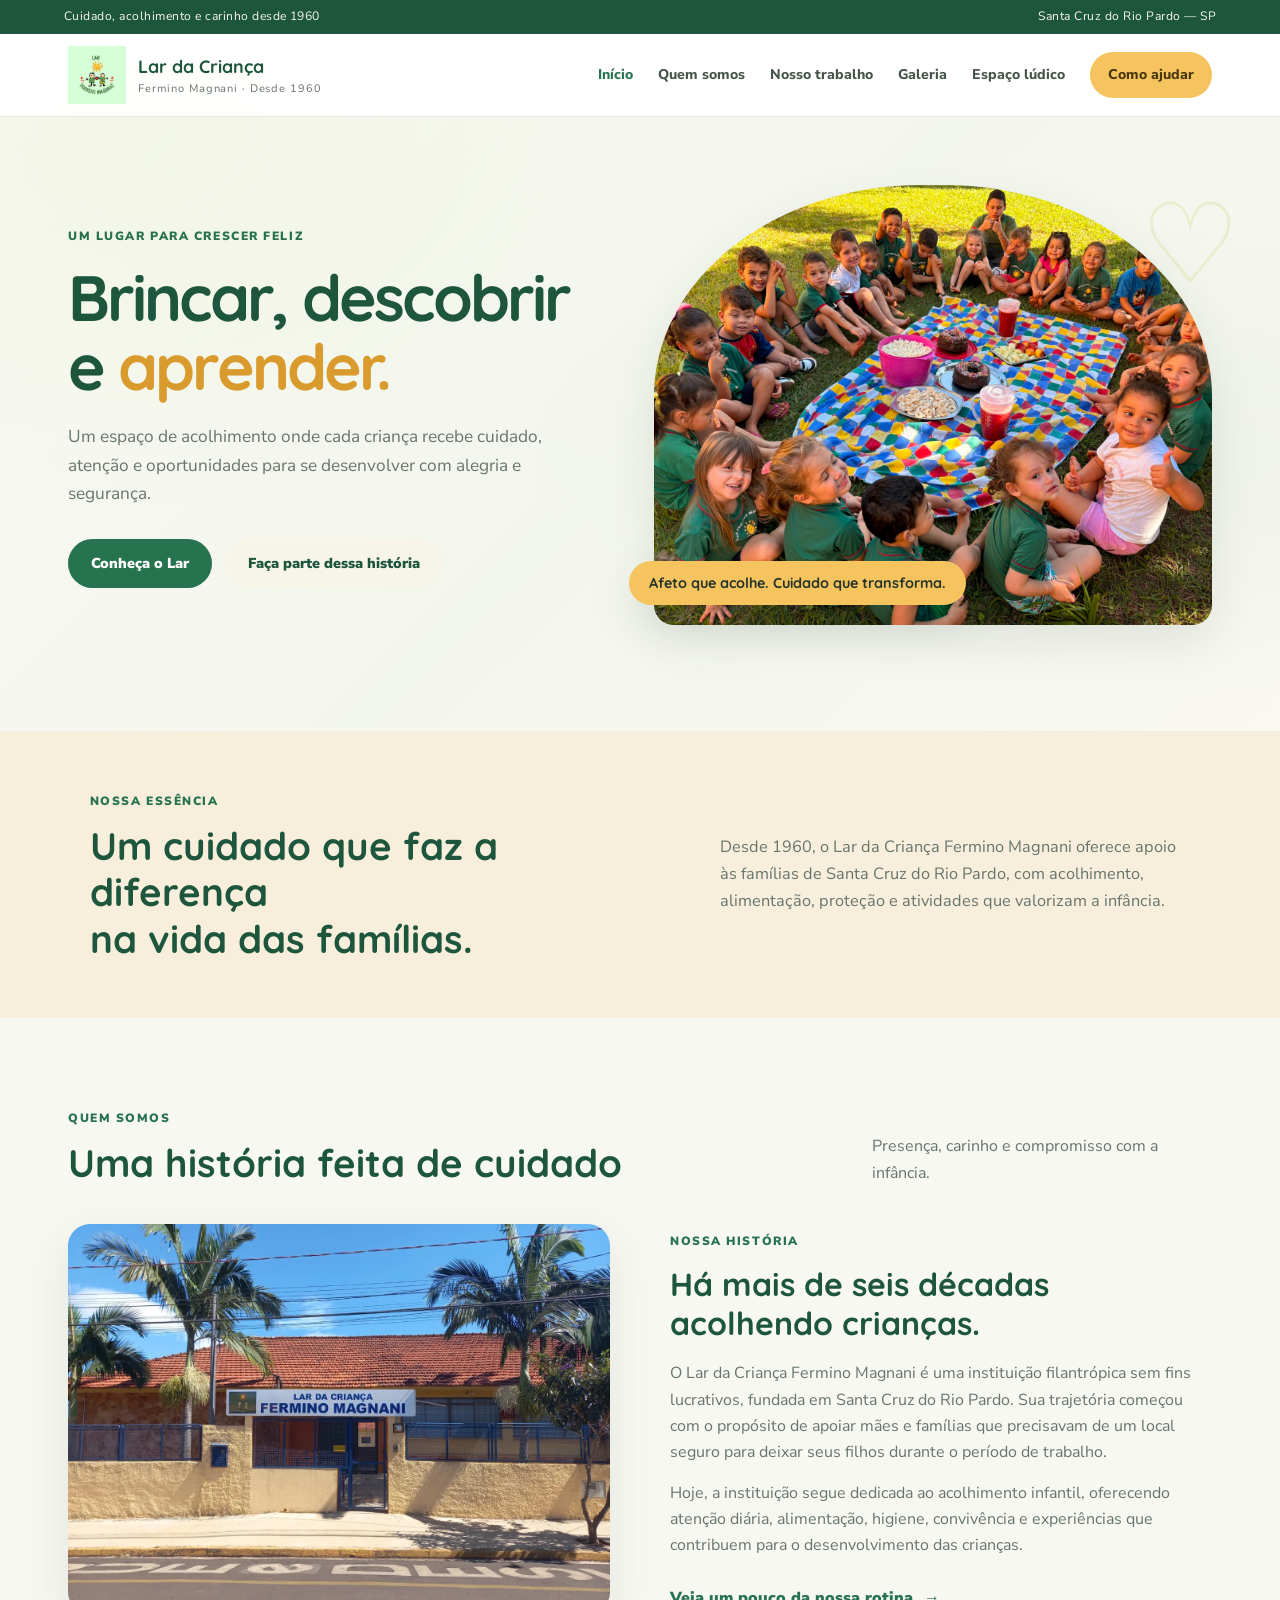
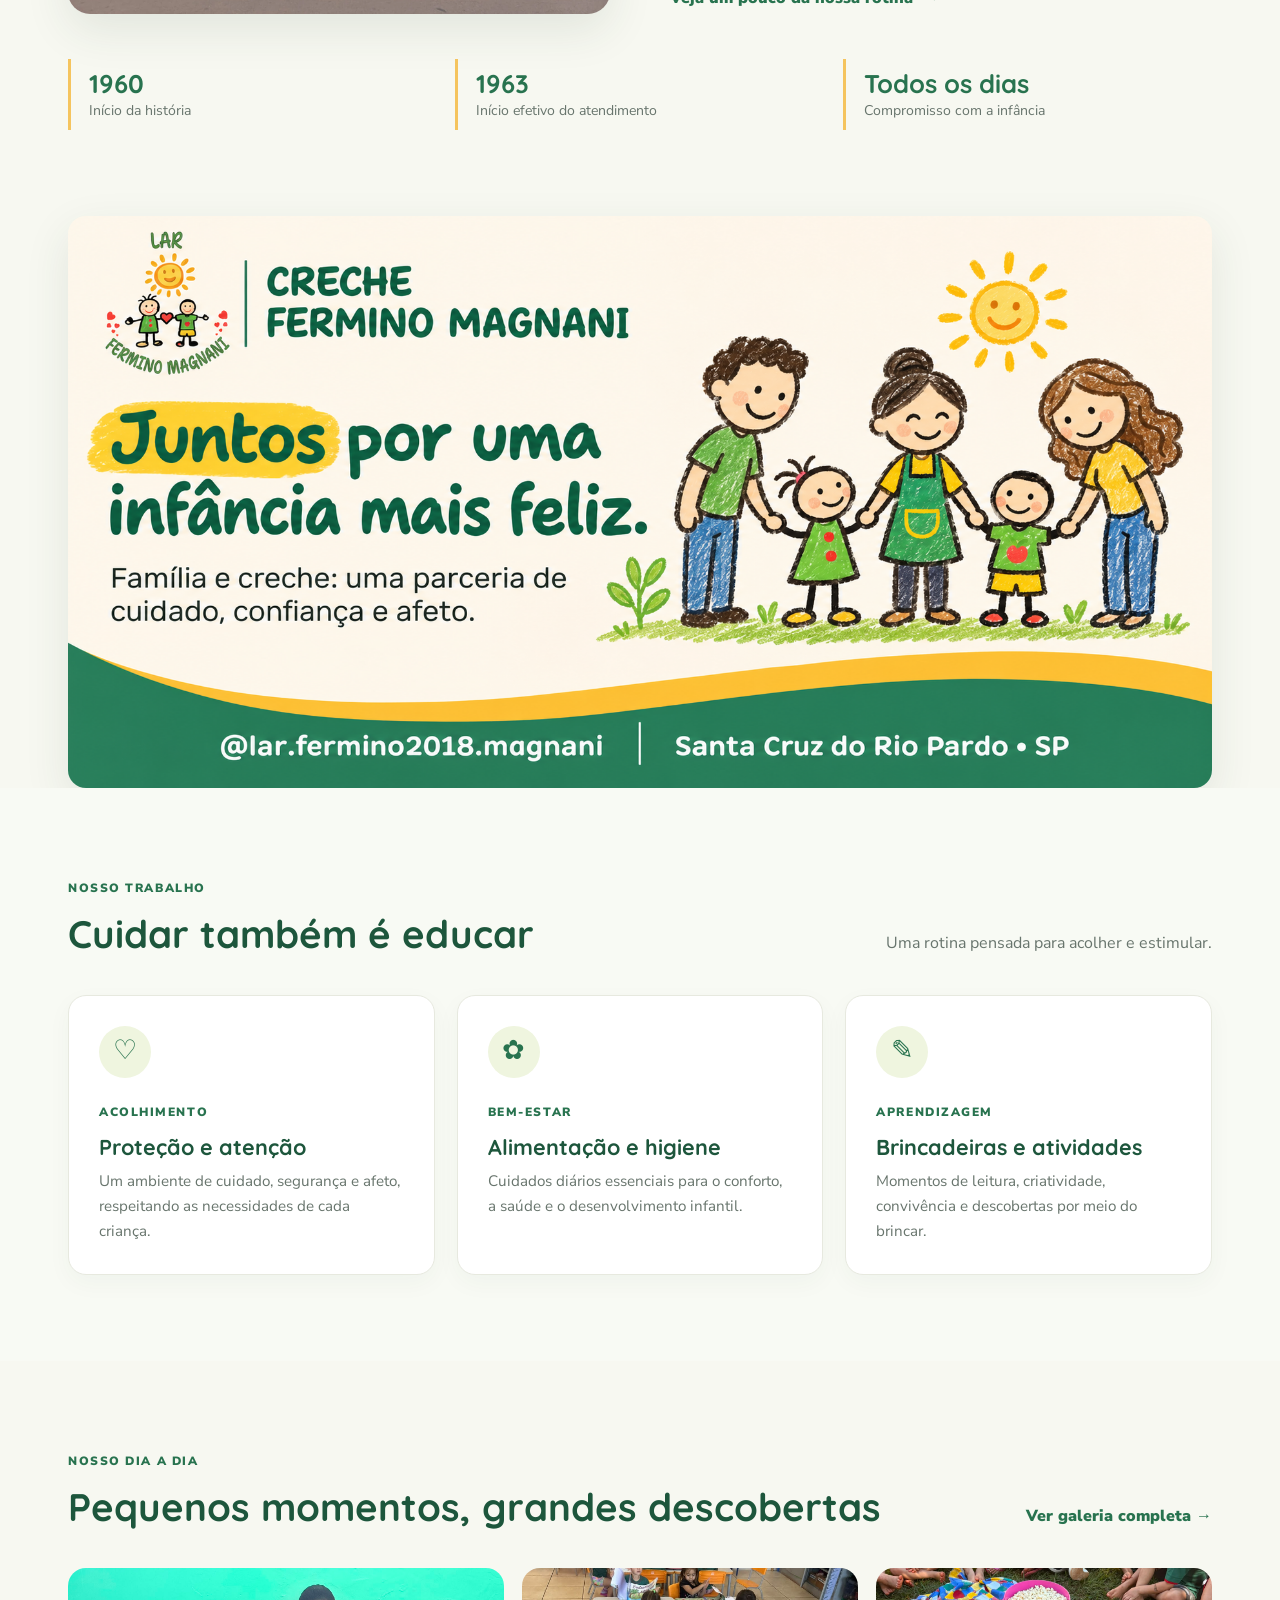
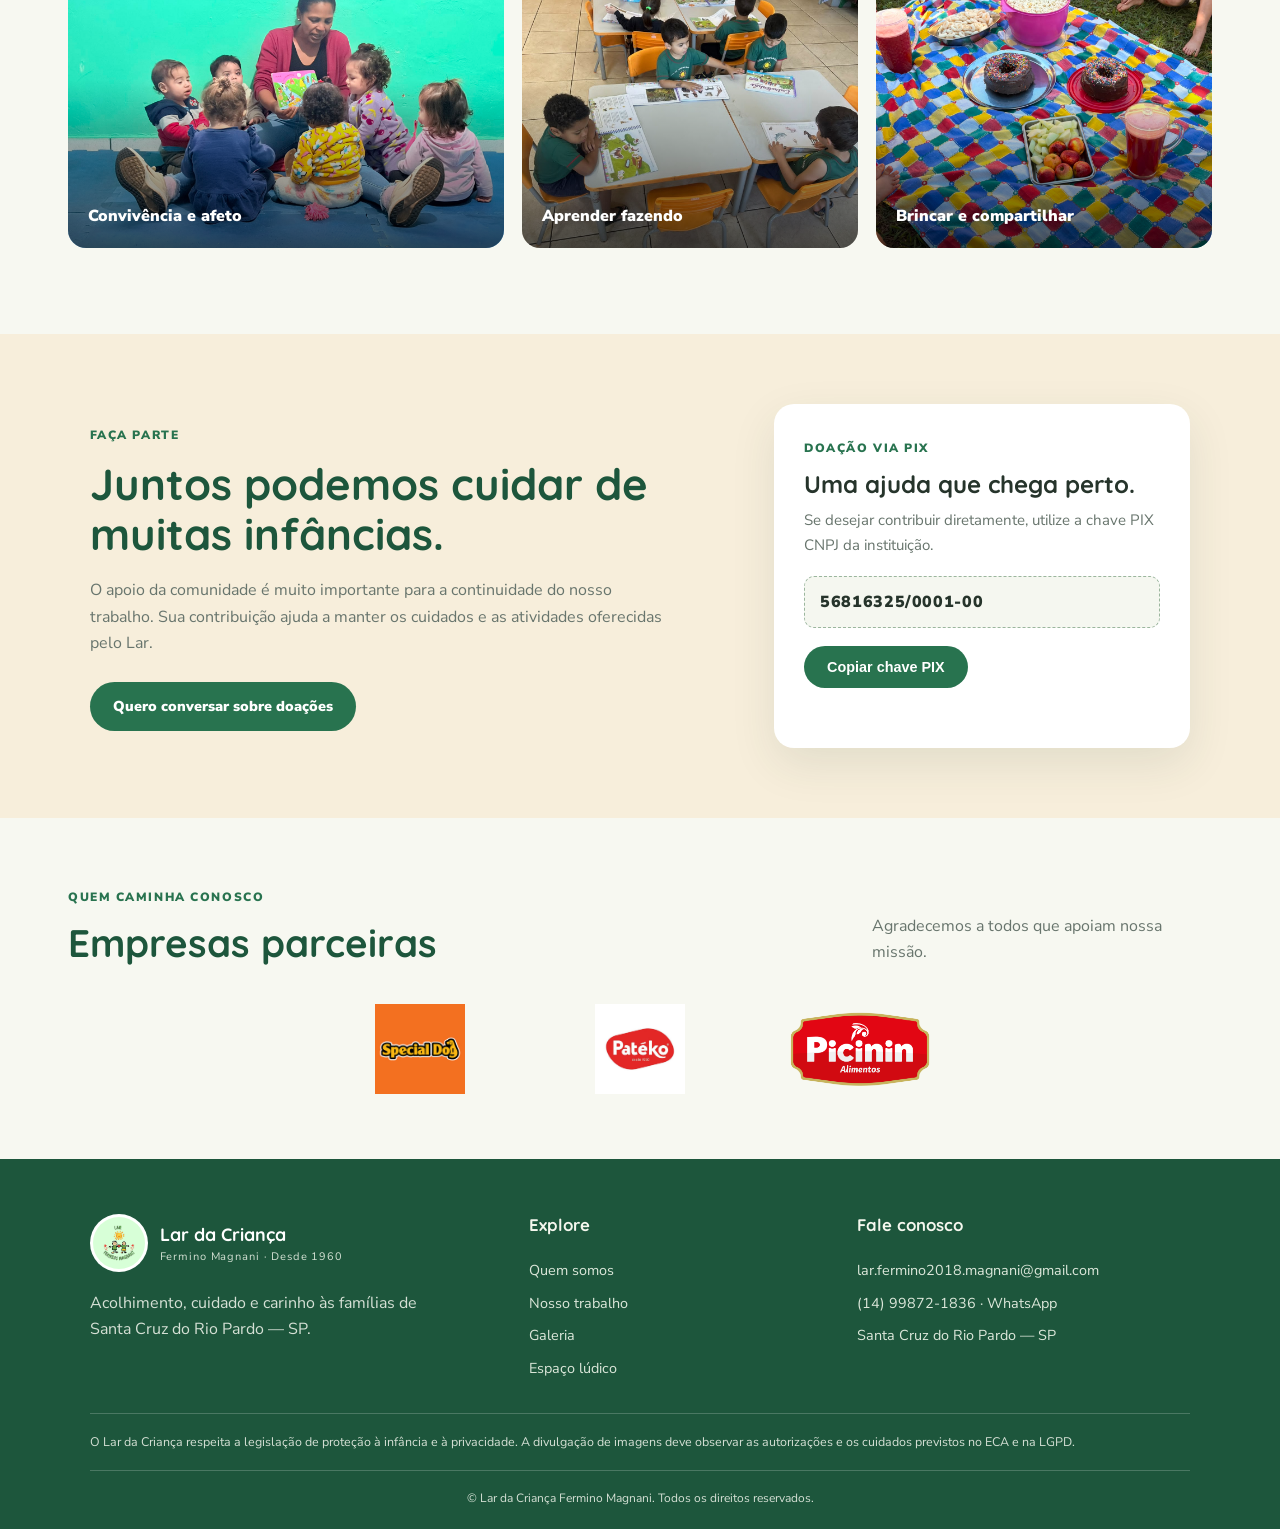
<file: index.html>
<!DOCTYPE html>
<html lang="pt-BR">
<head>
  <meta charset="UTF-8"><meta name="viewport" content="width=device-width, initial-scale=1.0">
  <meta name="description" content="Lar da Criança Fermino Magnani — acolhimento, cuidado e desenvolvimento infantil em Santa Cruz do Rio Pardo.">
  <title>Lar da Criança Fermino Magnani</title><link rel="stylesheet" href="style.css">
</head>
<body>
  <div class="top-strip">Cuidado, acolhimento e carinho desde 1960 <span>Santa Cruz do Rio Pardo — SP</span></div>
  <header class="site-header">
    <div class="header-inner">
      <a class="brand" href="index.html"><img src="img/logo.png" alt="Logo Lar da Criança"><span><strong>Lar da Criança</strong><small>Fermino Magnani · Desde 1960</small></span></a>
      <button class="menu-toggle" aria-label="Abrir menu" aria-expanded="false">☰</button>
      <nav class="main-nav">
        <a class="active" href="index.html">Início</a><a href="#sobre">Quem somos</a><a href="#cuidados">Nosso trabalho</a><a href="galeria.html">Galeria</a><a href="jogo.html">Espaço lúdico</a><a class="nav-cta" href="#ajudar">Como ajudar</a>
      </nav>
    </div>
  </header>
  <main>
    <section class="hero home-hero">
      <div class="hero-copy">
        <span class="eyebrow">Um lugar para crescer feliz</span>
        <h1>Brincar, descobrir<br>e <em>aprender.</em></h1>
        <p>Um espaço de acolhimento onde cada criança recebe cuidado, atenção e oportunidades para se desenvolver com alegria e segurança.</p>
        <div class="hero-actions"><a class="btn btn-primary" href="#sobre">Conheça o Lar</a><a class="btn btn-light" href="#ajudar">Faça parte dessa história</a></div>
      </div>
      <div class="hero-photo"><img src="img/ft1.jpeg" alt="Atividade de convivência realizada no Lar da Criança"><div class="photo-note">Afeto que acolhe. Cuidado que transforma.</div></div>
      <div class="hero-decoration">♡</div>
    </section>

    <section class="intro-band">
      <div><span class="eyebrow">Nossa essência</span><h2>Um cuidado que faz a diferença<br>na vida das famílias.</h2></div>
      <p>Desde 1960, o Lar da Criança Fermino Magnani oferece apoio às famílias de Santa Cruz do Rio Pardo, com acolhimento, alimentação, proteção e atividades que valorizam a infância.</p>
    </section>

    <section class="section" id="sobre">
      <div class="section-heading"><div><span class="eyebrow">Quem somos</span><h2>Uma história feita de cuidado</h2></div><p>Presença, carinho e compromisso com a infância.</p></div>
      <div class="about-grid">
        <div class="about-image"><img src="img/fachada.webp" alt="Fachada do Lar da Criança Fermino Magnani"></div>
        <div class="about-copy"><span class="tag">Nossa história</span><h3>Há mais de seis décadas acolhendo crianças.</h3>
          <p>O Lar da Criança Fermino Magnani é uma instituição filantrópica sem fins lucrativos, fundada em Santa Cruz do Rio Pardo. Sua trajetória começou com o propósito de apoiar mães e famílias que precisavam de um local seguro para deixar seus filhos durante o período de trabalho.</p>
          <p>Hoje, a instituição segue dedicada ao acolhimento infantil, oferecendo atenção diária, alimentação, higiene, convivência e experiências que contribuem para o desenvolvimento das crianças.</p>
          <a class="text-link" href="galeria.html">Veja um pouco da nossa rotina <span>→</span></a>
        </div>
      </div>
      <div class="milestones"><div><strong>1960</strong><span>Início da história</span></div><div><strong>1963</strong><span>Início efetivo do atendimento</span></div><div><strong>Todos os dias</strong><span>Compromisso com a infância</span></div></div>
    </section>

    <section class="banner-callout"><img src="img/bn2.png" alt="Juntos por uma infância mais feliz — Lar da Criança Fermino Magnani"></section>

    <section class="section soft-section" id="cuidados">
      <div class="section-heading"><div><span class="eyebrow">Nosso trabalho</span><h2>Cuidar também é educar</h2></div><p>Uma rotina pensada para acolher e estimular.</p></div>
      <div class="care-grid">
        <article class="care-card"><div class="care-icon">♡</div><span class="tag">Acolhimento</span><h3>Proteção e atenção</h3><p>Um ambiente de cuidado, segurança e afeto, respeitando as necessidades de cada criança.</p></article>
        <article class="care-card"><div class="care-icon">✿</div><span class="tag">Bem-estar</span><h3>Alimentação e higiene</h3><p>Cuidados diários essenciais para o conforto, a saúde e o desenvolvimento infantil.</p></article>
        <article class="care-card"><div class="care-icon">✎</div><span class="tag">Aprendizagem</span><h3>Brincadeiras e atividades</h3><p>Momentos de leitura, criatividade, convivência e descobertas por meio do brincar.</p></article>
      </div>
    </section>

    <section class="section">
      <div class="section-heading"><div><span class="eyebrow">Nosso dia a dia</span><h2>Pequenos momentos, grandes descobertas</h2></div><a class="text-link" href="galeria.html">Ver galeria completa →</a></div>
      <div class="photo-grid">
        <figure class="photo-tile tile-large"><img src="img/4.jpeg" alt="Crianças participando de uma atividade em grupo"><figcaption>Convivência e afeto</figcaption></figure>
        <figure class="photo-tile"><img src="img/5.jpeg" alt="Atividade educativa em sala"><figcaption>Aprender fazendo</figcaption></figure>
        <figure class="photo-tile"><img src="img/3.jpeg" alt="Momento de atividade coletiva"><figcaption>Brincar e compartilhar</figcaption></figure>
      </div>
    </section>

    <section class="support-section" id="ajudar">
      <div class="support-copy"><span class="eyebrow">Faça parte</span><h2>Juntos podemos cuidar de muitas infâncias.</h2><p>O apoio da comunidade é muito importante para a continuidade do nosso trabalho. Sua contribuição ajuda a manter os cuidados e as atividades oferecidas pelo Lar.</p><a class="btn btn-primary" href="https://wa.me/5514998721836" target="_blank" rel="noopener">Quero conversar sobre doações</a></div>
      <div class="pix-card"><span class="tag">Doação via PIX</span><h3>Uma ajuda que chega perto.</h3><p>Se desejar contribuir diretamente, utilize a chave PIX CNPJ da instituição.</p><div class="pix-key" id="pixKey">56816325/0001-00</div><button class="btn btn-primary" id="copyPix">Copiar chave PIX</button><small id="copyFeedback" aria-live="polite"></small></div>
    </section>

    <section class="partners section">
      <div class="section-heading"><div><span class="eyebrow">Quem caminha conosco</span><h2>Empresas parceiras</h2></div><p>Agradecemos a todos que apoiam nossa missão.</p></div>
      <div class="partner-logos"><img src="img/dog.png" alt="Special Dog"><img src="img/pat.png" alt="Patêko"><img src="img/picinin.png" alt="Picinin Alimentos"></div>
    </section>
  </main>
  <footer class="site-footer" id="contato"><div class="footer-main"><div class="footer-brand"><a class="brand brand-footer" href="index.html"><img src="img/logo.png" alt=""><span><strong>Lar da Criança</strong><small>Fermino Magnani · Desde 1960</small></span></a><p>Acolhimento, cuidado e carinho às famílias de Santa Cruz do Rio Pardo — SP.</p></div><div><h4>Explore</h4><a href="#sobre">Quem somos</a><a href="#cuidados">Nosso trabalho</a><a href="galeria.html">Galeria</a><a href="jogo.html">Espaço lúdico</a></div><div><h4>Fale conosco</h4><a href="mailto:lar.fermino2018.magnani@gmail.com">lar.fermino2018.magnani@gmail.com</a><a href="https://wa.me/5514998721836" target="_blank" rel="noopener">(14) 99872-1836 · WhatsApp</a><span>Santa Cruz do Rio Pardo — SP</span></div></div><div class="privacy-note">O Lar da Criança respeita a legislação de proteção à infância e à privacidade. A divulgação de imagens deve observar as autorizações e os cuidados previstos no ECA e na LGPD.</div><div class="footer-bottom">© Lar da Criança Fermino Magnani. Todos os direitos reservados.</div></footer>
  <script src="script.js"></script>
</body></html>
</file>
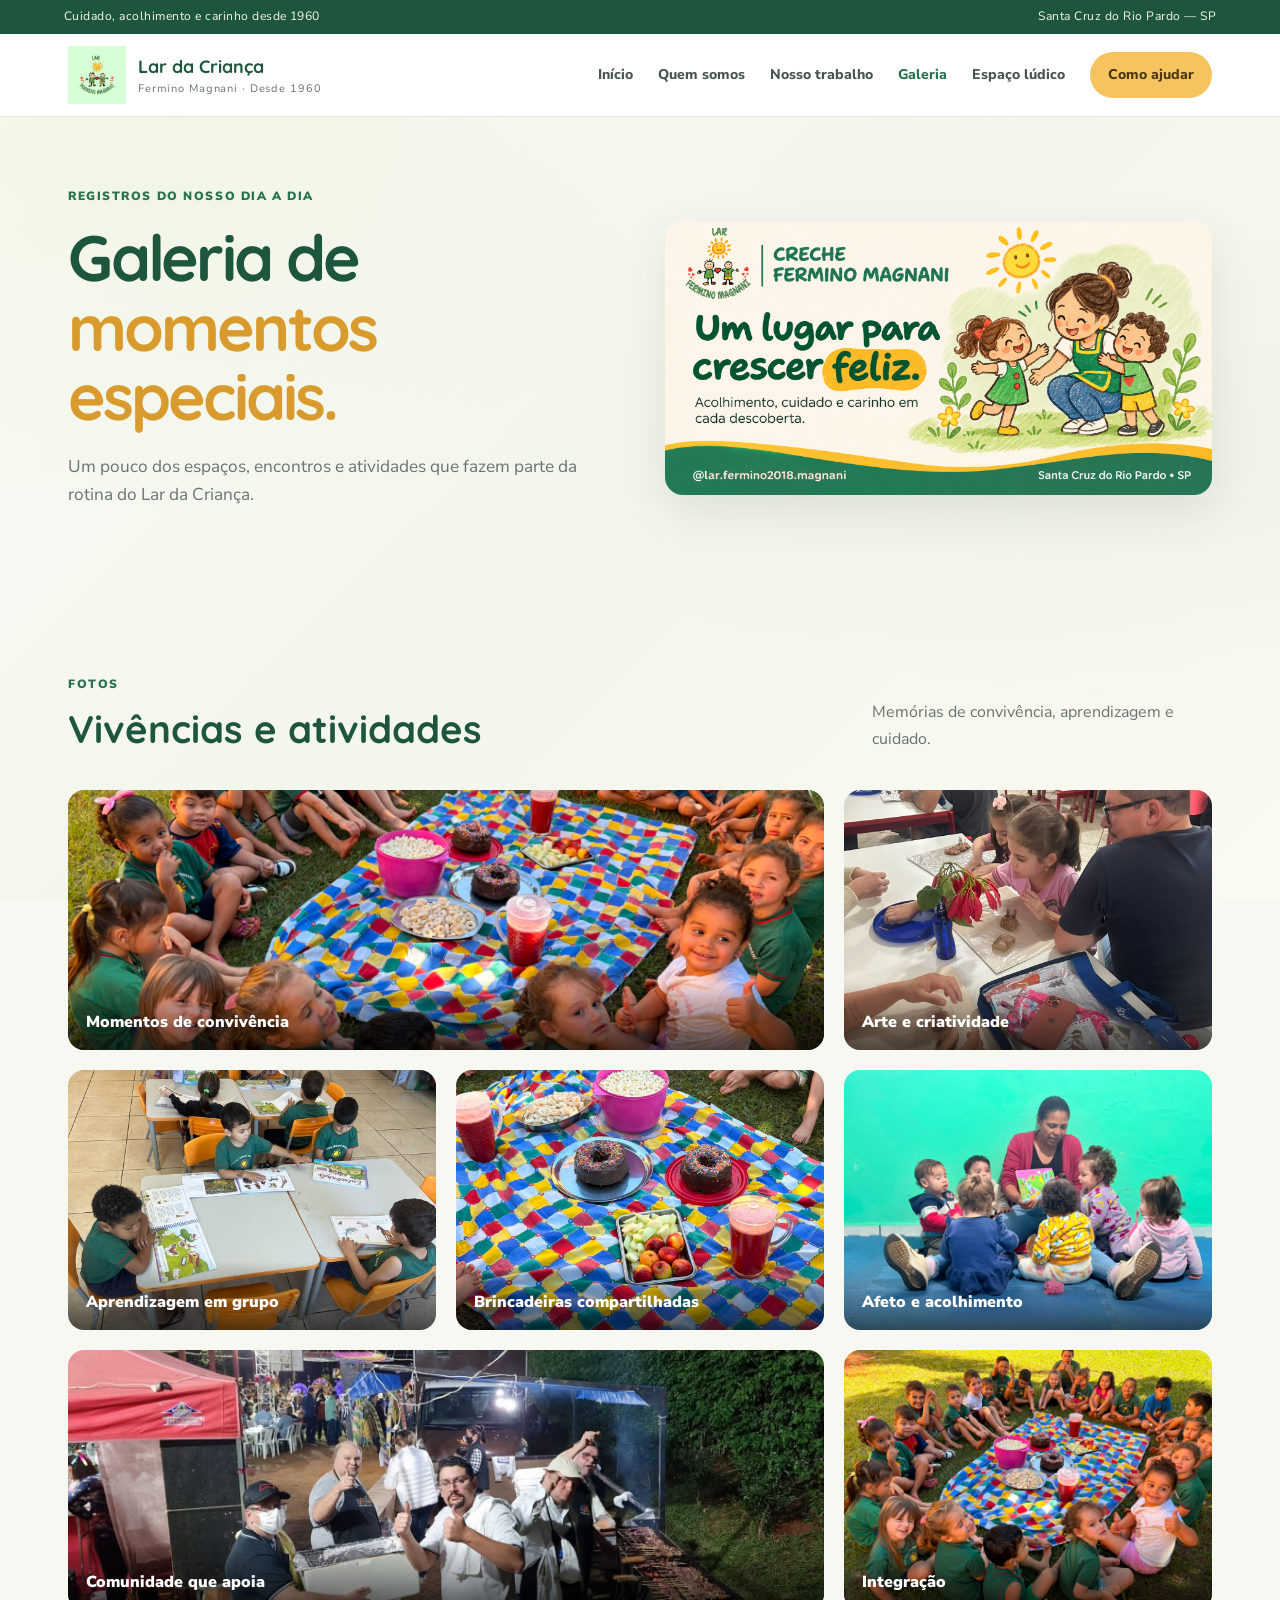
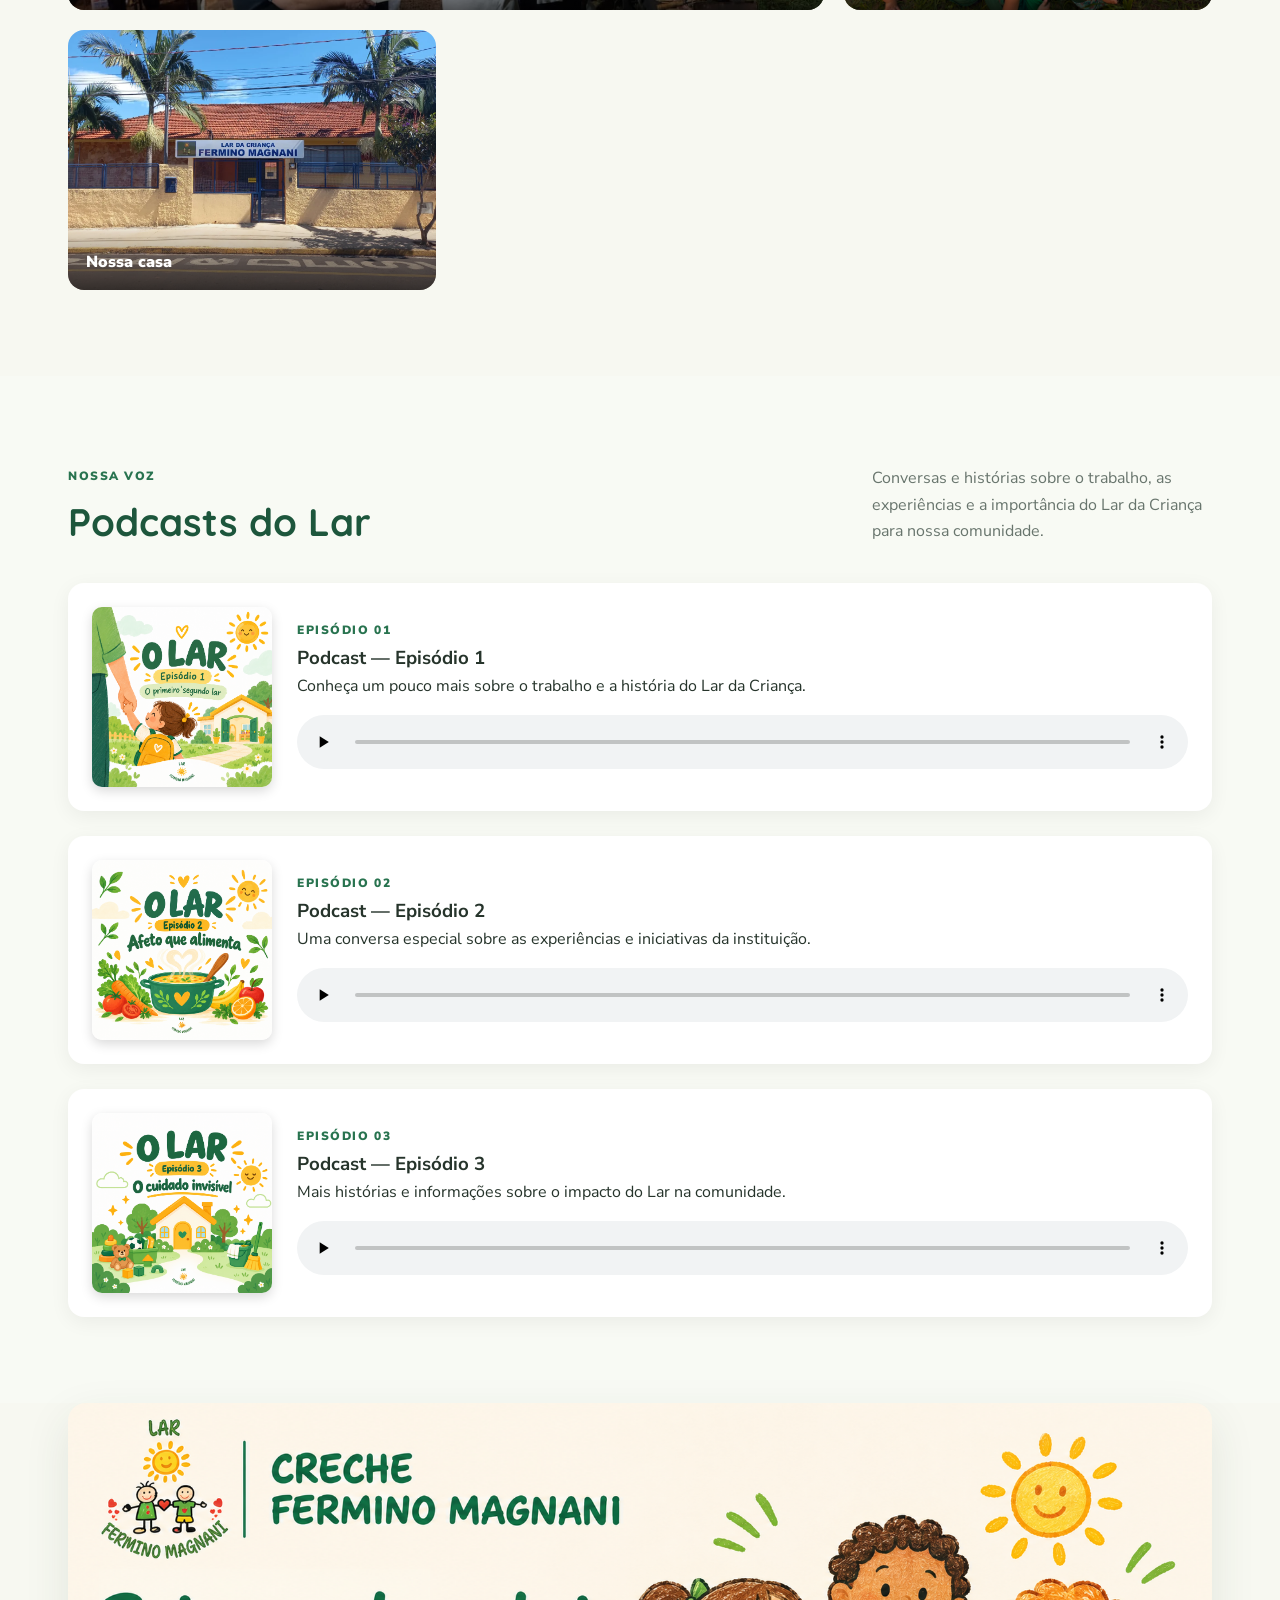
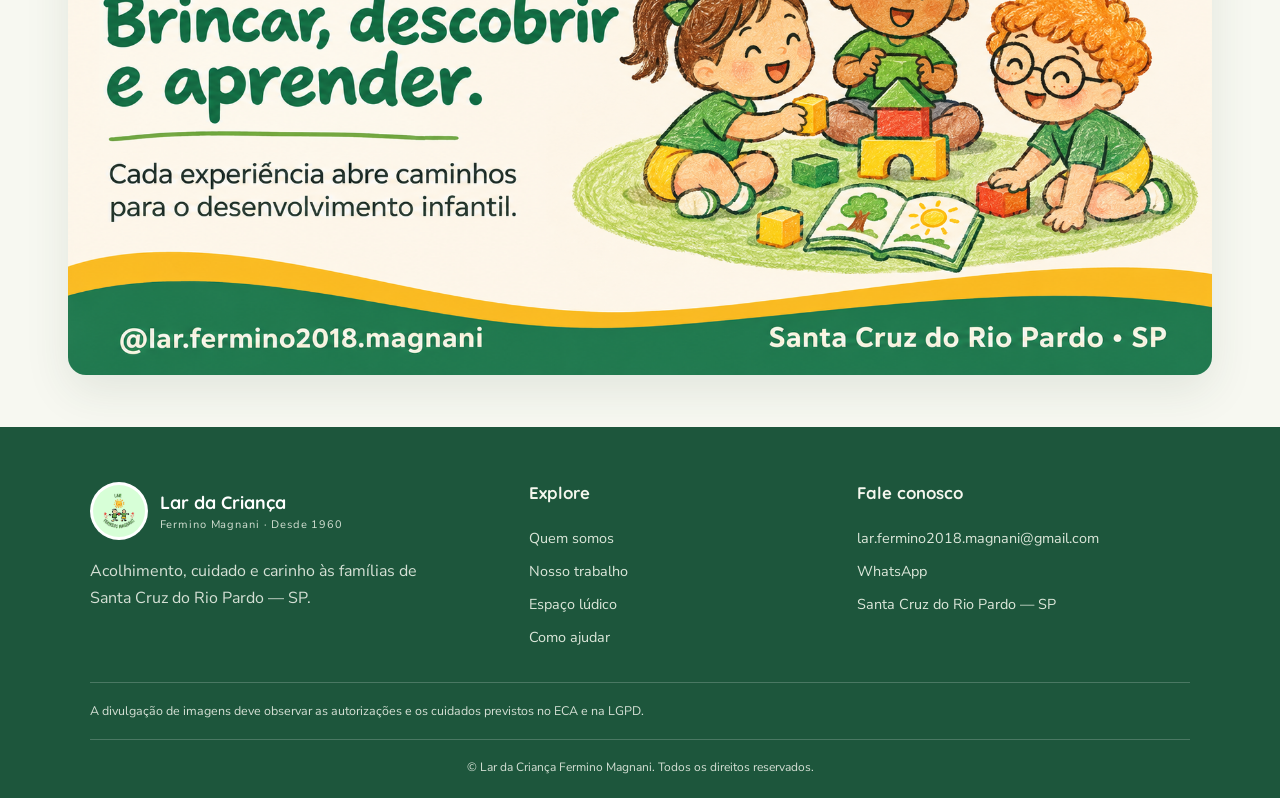
<file: galeria.html>
<!DOCTYPE html>
<html lang="pt-BR">
<head>
    <meta charset="UTF-8">
    <meta name="viewport" content="width=device-width, initial-scale=1.0">
    <title>Galeria — Lar da Criança Fermino Magnani</title>
    <link rel="stylesheet" href="style.css">

    <style>
        .podcast-list {
            display: grid;
            gap: 25px;
        }

        .podcast-card {
            display: flex;
            align-items: center;
            gap: 25px;
            padding: 24px;
            background: white;
            border-radius: 16px;
            box-shadow: 0 5px 20px rgba(0,0,0,0.06);
        }

        .podcast-cover {
            width: 180px;
            height: 180px;
            object-fit: cover;
            border-radius: 10px;
            flex-shrink: 0;
            box-shadow: 0 4px 12px rgba(0,0,0,0.15);
        }

        .podcast-info {
            flex: 1;
            min-width: 0;
        }

        .podcast-info audio {
            width: 100%;
            margin-top: 15px;
        }

        @media (max-width: 600px) {
            .podcast-card {
                flex-direction: column;
                text-align: center;
            }

            .podcast-cover {
                width: 200px;
                height: 200px;
            }
        }
    </style>
</head>

<body>

<div class="top-strip">
    Cuidado, acolhimento e carinho desde 1960
    <span>Santa Cruz do Rio Pardo — SP</span>
</div>

<header class="site-header">
    <div class="header-inner">
        <a class="brand" href="index.html">
            <img src="img/logo.png" alt="Logo Lar da Criança">
            <span>
                <strong>Lar da Criança</strong>
                <small>Fermino Magnani · Desde 1960</small>
            </span>
        </a>

        <button class="menu-toggle" aria-label="Abrir menu" aria-expanded="false">☰</button>

        <nav class="main-nav">
            <a href="index.html">Início</a>
            <a href="index.html#sobre">Quem somos</a>
            <a href="index.html#cuidados">Nosso trabalho</a>
            <a class="active" href="galeria.html">Galeria</a>
            <a href="jogo.html">Espaço lúdico</a>
            <a class="nav-cta" href="index.html#ajudar">Como ajudar</a>
        </nav>
    </div>
</header>

<main>

    <section class="subhero">
        <div>
            <span class="eyebrow">Registros do nosso dia a dia</span>
            <h1>Galeria de<br><em>momentos especiais.</em></h1>
            <p>Um pouco dos espaços, encontros e atividades que fazem parte da rotina do Lar da Criança.</p>
        </div>
        <img src="img/bn1.png" alt="Um lugar para crescer feliz — Lar da Criança Fermino Magnani">
    </section>

    <!-- GALERIA DE FOTOS -->
    <section class="section">
        <div class="section-heading">
            <div>
                <span class="eyebrow">Fotos</span>
                <h2>Vivências e atividades</h2>
            </div>
            <p>Memórias de convivência, aprendizagem e cuidado.</p>
        </div>

        <div class="gallery-grid">

            <figure class="gallery-item gallery-wide">
                <img src="img/ft1.jpeg" alt="Encontro de crianças ao ar livre">
                <figcaption>Momentos de convivência</figcaption>
            </figure>

            <figure class="gallery-item">
                <img src="img/1.jpeg" alt="Atividade de pintura e criatividade">
                <figcaption>Arte e criatividade</figcaption>
            </figure>

            <figure class="gallery-item">
                <img src="img/5.jpeg" alt="Atividade em sala">
                <figcaption>Aprendizagem em grupo</figcaption>
            </figure>

            <figure class="gallery-item">
                <img src="img/3.jpeg" alt="Atividade coletiva">
                <figcaption>Brincadeiras compartilhadas</figcaption>
            </figure>

            <figure class="gallery-item">
                <img src="img/4.jpeg" alt="Roda de conversa com crianças">
                <figcaption>Afeto e acolhimento</figcaption>
            </figure>

            <figure class="gallery-item gallery-wide">
                <img src="img/ft2.jpeg" alt="Evento comunitário de apoio ao Lar">
                <figcaption>Comunidade que apoia</figcaption>
            </figure>

            <figure class="gallery-item">
                <img src="img/2.jpeg" alt="Atividade de integração">
                <figcaption>Integração</figcaption>
            </figure>

            <figure class="gallery-item">
                <img src="img/fachada.webp" alt="Fachada da instituição">
                <figcaption>Nossa casa</figcaption>
            </figure>

        </div>
    </section>

    <!-- PODCASTS -->
    <section class="section soft-section" id="podcasts">

        <div class="section-heading">
            <div>
                <span class="eyebrow">Nossa voz</span>
                <h2>Podcasts do Lar</h2>
            </div>
            <p>Conversas e histórias sobre o trabalho, as experiências e a importância do Lar da Criança para nossa comunidade.</p>
        </div>

        <div class="podcast-list">

            <!-- EPISÓDIO 1 -->
            <article class="podcast-card">
                <img class="podcast-cover"
                     src="img/cap1.png"
                     alt="Capa do podcast episódio 1">

                <div class="podcast-info">
                    <span class="tag">Episódio 01</span>
                    <h3>Podcast — Episódio 1</h3>
                    <p>Conheça um pouco mais sobre o trabalho e a história do Lar da Criança.</p>

                    <audio controls preload="none">
                        <source src="audio/pd1.mp3" type="audio/mpeg">
                        Seu navegador não suporta áudio.
                    </audio>
                </div>
            </article>

            <!-- EPISÓDIO 2 -->
            <article class="podcast-card">
                <img class="podcast-cover"
                     src="img/cap2.png"
                     alt="Capa do podcast episódio 2">

                <div class="podcast-info">
                    <span class="tag">Episódio 02</span>
                    <h3>Podcast — Episódio 2</h3>
                    <p>Uma conversa especial sobre as experiências e iniciativas da instituição.</p>

                    <audio controls preload="none">
                        <source src="audio/pd2.mp3" type="audio/mpeg">
                        Seu navegador não suporta áudio.
                    </audio>
                </div>
            </article>

            <!-- EPISÓDIO 3 -->
            <article class="podcast-card">
                <img class="podcast-cover"
                     src="img/cap3.png"
                     alt="Capa do podcast episódio 3">

                <div class="podcast-info">
                    <span class="tag">Episódio 03</span>
                    <h3>Podcast — Episódio 3</h3>
                    <p>Mais histórias e informações sobre o impacto do Lar na comunidade.</p>

                    <audio controls preload="none">
                        <source src="audio/pd3.mp3" type="audio/mpeg">
                        Seu navegador não suporta áudio.
                    </audio>
                </div>
            </article>

        </div>
    </section>

    <!-- BANNER FINAL -->
    <section class="banner-callout">
        <img src="img/bn3.png"
             alt="Brincar, descobrir e aprender — Lar da Criança Fermino Magnani">
    </section>
    <br><br>

</main>

<!-- RODAPÉ -->
<footer class="site-footer">

    <div class="footer-main">

        <div class="footer-brand">
            <a class="brand brand-footer" href="index.html">
                <img src="img/logo.png" alt="">
                <span>
                    <strong>Lar da Criança</strong>
                    <small>Fermino Magnani · Desde 1960</small>
                </span>
            </a>

            <p>Acolhimento, cuidado e carinho às famílias de Santa Cruz do Rio Pardo — SP.</p>
        </div>

        <div>
            <h4>Explore</h4>
            <a href="index.html#sobre">Quem somos</a>
            <a href="index.html#cuidados">Nosso trabalho</a>
            <a href="jogo.html">Espaço lúdico</a>
            <a href="index.html#ajudar">Como ajudar</a>
        </div>

        <div>
            <h4>Fale conosco</h4>
            <a href="mailto:lar.fermino2018.magnani@gmail.com">lar.fermino2018.magnani@gmail.com</a>
            <a href="https://wa.me/5514998721836">WhatsApp</a>
            <span>Santa Cruz do Rio Pardo — SP</span>
        </div>

    </div>

    <div class="privacy-note">
        A divulgação de imagens deve observar as autorizações e os cuidados previstos no ECA e na LGPD.
    </div>

    <div class="footer-bottom">
        © Lar da Criança Fermino Magnani. Todos os direitos reservados.
    </div>

</footer>

<script src="script.js"></script>

</body>
</html>

<!-- FIM DA SEÇÃO DE PODCASTS -->
</file>
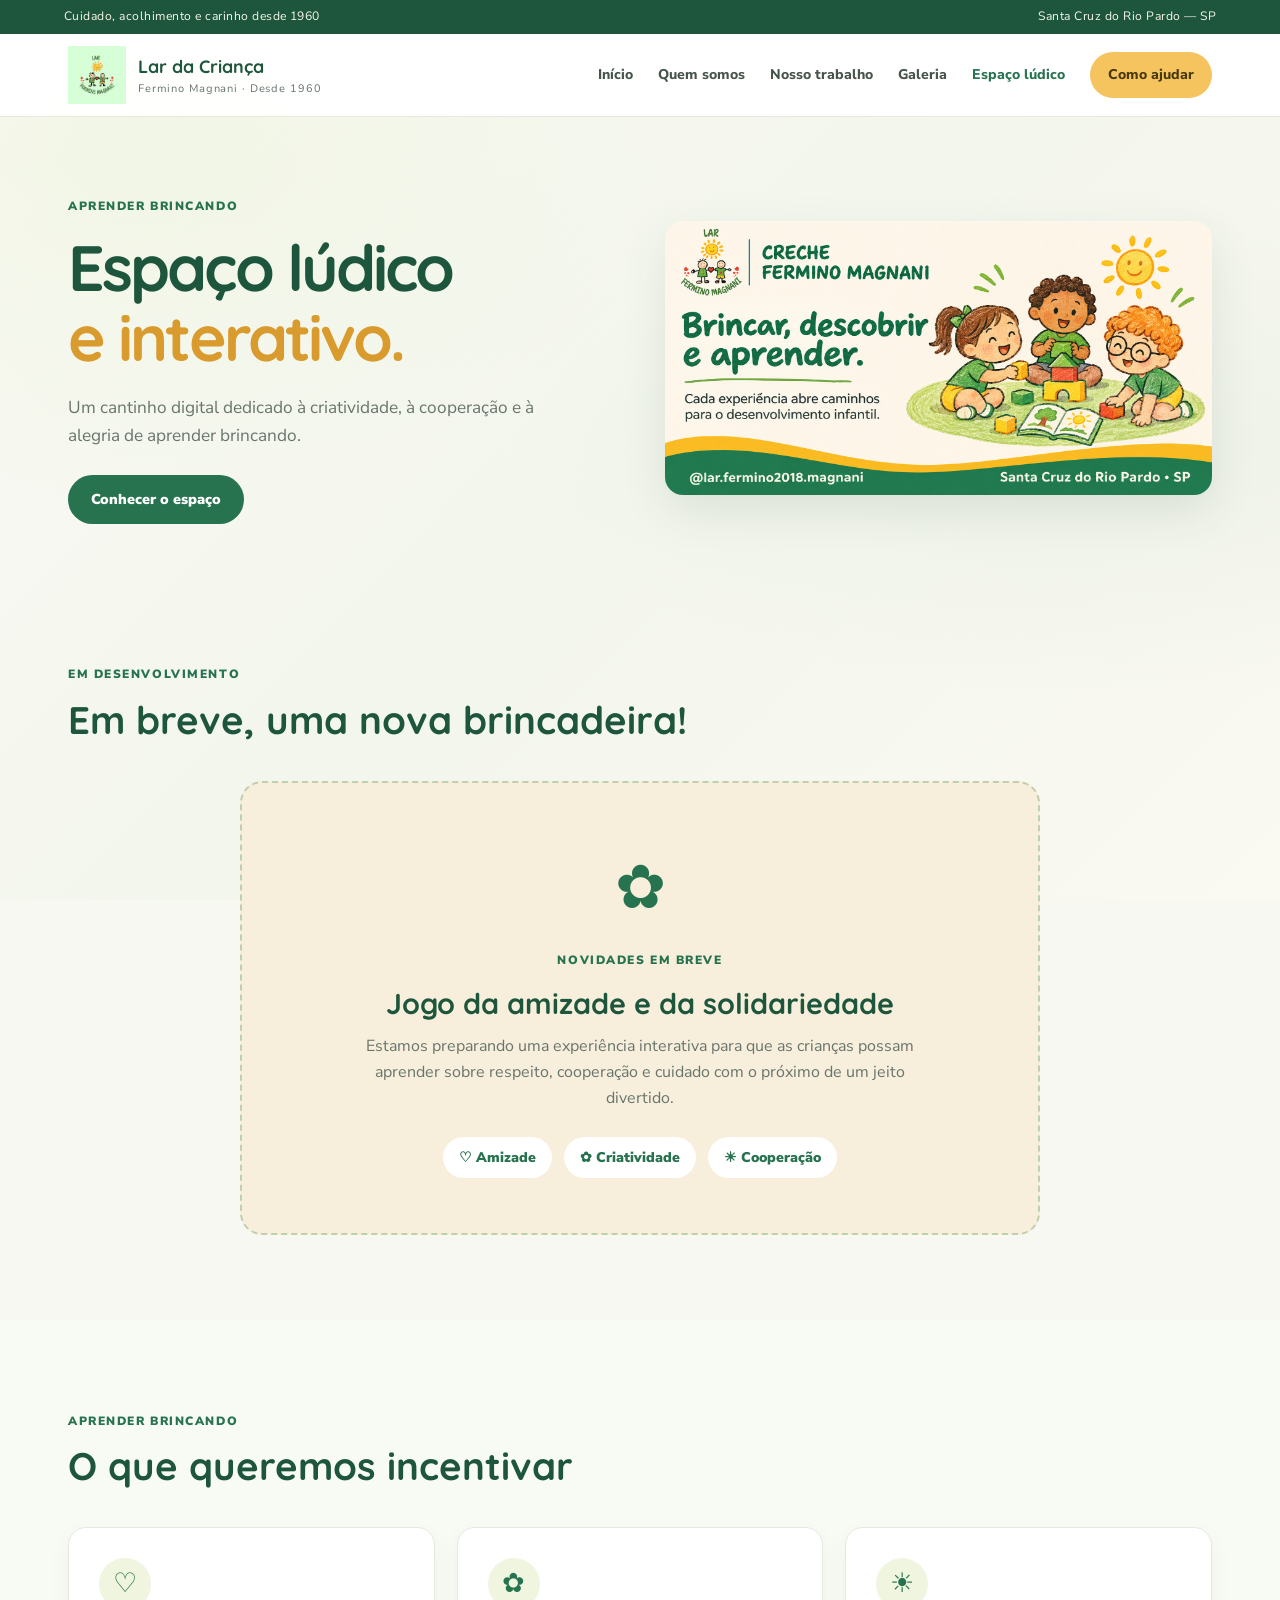
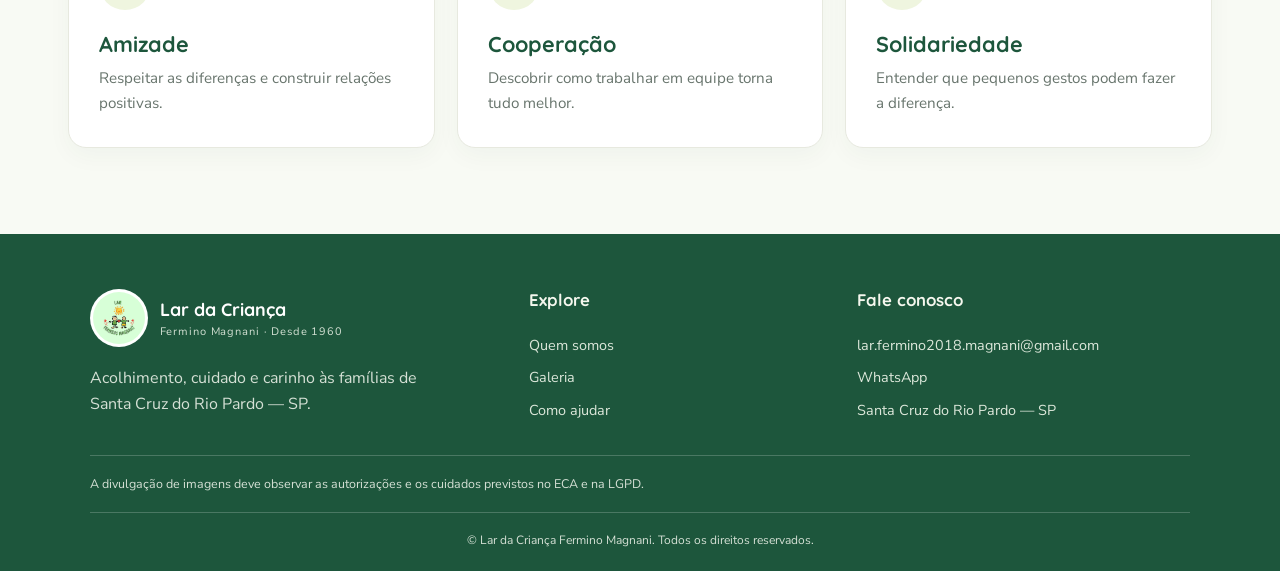
<file: jogo.html>
<!DOCTYPE html>
<html lang="pt-BR"><head><meta charset="UTF-8"><meta name="viewport" content="width=device-width, initial-scale=1.0"><title>Espaço Lúdico — Lar da Criança Fermino Magnani</title><link rel="stylesheet" href="style.css"></head>
<body><div class="top-strip">Cuidado, acolhimento e carinho desde 1960 <span>Santa Cruz do Rio Pardo — SP</span></div>
<header class="site-header"><div class="header-inner"><a class="brand" href="index.html"><img src="img/logo.png" alt="Logo Lar da Criança"><span><strong>Lar da Criança</strong><small>Fermino Magnani · Desde 1960</small></span></a><button class="menu-toggle" aria-label="Abrir menu" aria-expanded="false">☰</button><nav class="main-nav"><a href="index.html">Início</a><a href="index.html#sobre">Quem somos</a><a href="index.html#cuidados">Nosso trabalho</a><a href="galeria.html">Galeria</a><a class="active" href="jogo.html">Espaço lúdico</a><a class="nav-cta" href="index.html#ajudar">Como ajudar</a></nav></div></header>
<main><section class="subhero game-hero"><div><span class="eyebrow">Aprender brincando</span><h1>Espaço lúdico<br><em>e interativo.</em></h1><p>Um cantinho digital dedicado à criatividade, à cooperação e à alegria de aprender brincando.</p><a class="btn btn-primary" href="#area-jogo">Conhecer o espaço</a></div><img src="img/bn3.png" alt="Brincar, descobrir e aprender"></section>
<section class="section" id="area-jogo"><div class="section-heading"><div><span class="eyebrow">Em desenvolvimento</span><h2>Em breve, uma nova brincadeira!</h2></div></div><div class="game-placeholder"><div class="game-symbol">✿</div><span class="tag">Novidades em breve</span><h3>Jogo da amizade e da solidariedade</h3><p>Estamos preparando uma experiência interativa para que as crianças possam aprender sobre respeito, cooperação e cuidado com o próximo de um jeito divertido.</p><div class="game-values"><span>♡ Amizade</span><span>✿ Criatividade</span><span>☀ Cooperação</span></div></div></section>
<section class="section soft-section"><div class="section-heading"><div><span class="eyebrow">Aprender brincando</span><h2>O que queremos incentivar</h2></div></div><div class="care-grid"><article class="care-card"><div class="care-icon">♡</div><h3>Amizade</h3><p>Respeitar as diferenças e construir relações positivas.</p></article><article class="care-card"><div class="care-icon">✿</div><h3>Cooperação</h3><p>Descobrir como trabalhar em equipe torna tudo melhor.</p></article><article class="care-card"><div class="care-icon">☀</div><h3>Solidariedade</h3><p>Entender que pequenos gestos podem fazer a diferença.</p></article></div></section></main>
<footer class="site-footer"><div class="footer-main"><div class="footer-brand"><a class="brand brand-footer" href="index.html"><img src="img/logo.png" alt=""><span><strong>Lar da Criança</strong><small>Fermino Magnani · Desde 1960</small></span></a><p>Acolhimento, cuidado e carinho às famílias de Santa Cruz do Rio Pardo — SP.</p></div><div><h4>Explore</h4><a href="index.html#sobre">Quem somos</a><a href="galeria.html">Galeria</a><a href="index.html#ajudar">Como ajudar</a></div><div><h4>Fale conosco</h4><a href="mailto:lar.fermino2018.magnani@gmail.com">lar.fermino2018.magnani@gmail.com</a><a href="https://wa.me/5514998721836">WhatsApp</a><span>Santa Cruz do Rio Pardo — SP</span></div></div><div class="privacy-note">A divulgação de imagens deve observar as autorizações e os cuidados previstos no ECA e na LGPD.</div><div class="footer-bottom">© Lar da Criança Fermino Magnani. Todos os direitos reservados.</div></footer><script src="script.js"></script></body></html>
</file>
<file: style.css>
@import url('https://fonts.googleapis.com/css2?family=Nunito+Sans:wght@400;500;600;700;800;900&family=Quicksand:wght@500;600;700&display=swap');
:root{--green:#28734f;--green-dark:#1d563c;--lime:#b7d96b;--yellow:#f5c45e;--cream:#f7eedb;--ink:#26342b;--muted:#68756d;--line:#e7e9df;--white:#f8efcd;--shadow:0 16px 45px rgba(35,72,48,.10)}
*{box-sizing:border-box;margin:0;padding:0}html{scroll-behavior:smooth;scroll-padding-top:100px}
body {
    font-family: 'Nunito Sans', sans-serif;
    color: var(--ink);
    line-height: 1.65;

    background-color: #f7f8f1;
    background-image:
        radial-gradient(ellipse at 10% 15%, rgba(183, 217, 107, 0.10), transparent 35%),
        radial-gradient(ellipse at 90% 50%, rgba(40, 115, 79, 0.045), transparent 40%),
        linear-gradient(135deg, #fafaf5 0%, #f3f6ed 50%, #faf9f2 100%);

    background-attachment: fixed;
}

img{display:block;max-width:100%}a{color:inherit}.top-strip{height:34px;background:var(--green-dark);color:#f7f6e9;padding:6px max(5vw,24px);font-size:.76rem;letter-spacing:.04em;display:flex;justify-content:space-between}.site-header{position:sticky;top:0;z-index:50;background:rgba(255,255,255,.96);backdrop-filter:blur(12px);border-bottom:1px solid var(--line)}.header-inner{max-width:1200px;margin:auto;padding:12px 28px;min-height:82px;display:flex;align-items:center;justify-content:space-between;gap:24px}.brand{display:flex;align-items:center;gap:12px;text-decoration:none;min-width:220px}.brand img{width:58px;height:58px;object-fit:contain}.brand span{display:flex;flex-direction:column;line-height:1.2}.brand strong{font:700 1.12rem 'Quicksand',sans-serif;color:var(--green-dark)}.brand small{font-size:.68rem;letter-spacing:.08em;color:var(--muted);margin-top:5px}.main-nav{display:flex;align-items:center;gap:25px}.main-nav a{text-decoration:none;font-size:.88rem;font-weight:800;color:#46554b;transition:.2s}.main-nav a:hover,.main-nav a.active{color:var(--green)}.main-nav .nav-cta{background:var(--yellow);color:#49380e;padding:11px 18px;border-radius:30px}.menu-toggle{display:none;border:0;background:var(--cream);font-size:1.5rem;padding:8px 12px;border-radius:10px;color:var(--green)}
.hero{max-width:1200px;margin:38px auto 76px;padding:30px 28px;display:grid;grid-template-columns:1fr 1.05fr;gap:55px;align-items:center;position:relative}.hero-copy{padding:30px 0}.eyebrow,.tag{display:inline-block;color:var(--green);font-size:.75rem;text-transform:uppercase;letter-spacing:.13em;font-weight:900}.hero h1,.subhero h1{font:700 clamp(2.8rem,5vw,4.6rem)/1.08 'Quicksand',sans-serif;letter-spacing:-.045em;color:var(--green-dark);margin:15px 0 22px}.hero h1 em,.subhero h1 em{color:#d99b2e;font-style:normal}.hero-copy>p,.subhero p{max-width:510px;color:var(--muted);font-size:1.08rem}.hero-actions{display:flex;gap:13px;flex-wrap:wrap;margin-top:30px}.btn{display:inline-flex;align-items:center;justify-content:center;text-decoration:none;border:0;border-radius:30px;padding:13px 23px;font-weight:900;font-size:.9rem;cursor:pointer;transition:transform .2s,box-shadow .2s}.btn:hover{transform:translateY(-2px);box-shadow:var(--shadow)}.btn-primary{background:var(--green);color:white}.btn-light{background:#f7f4e9;color:var(--green-dark)}.hero-photo{position:relative}.hero-photo img{width:100%;height:440px;object-fit:cover;border-radius:48% 48% 20px 20px;box-shadow:var(--shadow)}.photo-note{position:absolute;bottom:20px;left:-25px;background:var(--yellow);padding:13px 20px;border-radius:30px;font:700 .9rem 'Quicksand';box-shadow:var(--shadow)}.hero-decoration{position:absolute;color:#e8edce;font-size:7rem;right:0;top:0;z-index:-1}.intro-band{background:var(--cream);padding:56px max(7vw,28px);display:grid;grid-template-columns:1.1fr .9fr;gap:55px;align-items:center}.intro-band h2,.section-heading h2{font:700 clamp(1.8rem,3vw,2.6rem)/1.2 'Quicksand';color:var(--green-dark);margin-top:10px}.intro-band>p{color:var(--muted);font-size:1.02rem;max-width:560px}.section{max-width:1200px;margin:auto;padding:86px 28px}.section-heading{display:flex;justify-content:space-between;align-items:end;gap:24px;margin-bottom:38px}.section-heading>p{max-width:340px;color:var(--muted)}.about-grid{display:grid;grid-template-columns:1fr 1fr;gap:60px;align-items:center}.about-image img{width:100%;height:390px;object-fit:cover;border-radius:22px;box-shadow:var(--shadow)}.about-copy h3{font:700 2rem/1.2 'Quicksand';color:var(--green-dark);margin:12px 0 18px}.about-copy p{color:var(--muted);margin-bottom:14px}.text-link{display:inline-block;color:var(--green);font-weight:900;text-decoration:none;margin-top:12px}.text-link span{margin-left:6px}.milestones{display:grid;grid-template-columns:repeat(3,1fr);gap:18px;margin-top:45px}.milestones div{border-left:3px solid var(--yellow);padding:8px 18px;display:flex;flex-direction:column}.milestones strong{font:700 1.6rem 'Quicksand';color:var(--green)}.milestones span{font-size:.88rem;color:var(--muted)}.banner-callout{max-width:1200px;margin:0 auto;padding:0 28px}.banner-callout img{width:100%;border-radius:18px;box-shadow:var(--shadow)}.soft-section{max-width:none;background:#f8faf4;padding-left:max(calc((100% - 1144px)/2),28px);padding-right:max(calc((100% - 1144px)/2),28px)}.care-grid{display:grid;grid-template-columns:repeat(3,1fr);gap:22px}.care-card{background:white;padding:30px;border:1px solid var(--line);border-radius:18px;box-shadow:0 8px 25px rgba(35,72,48,.04)}.care-icon{width:52px;height:52px;border-radius:50%;display:grid;place-items:center;background:#eff5df;color:var(--green);font-size:1.7rem;margin-bottom:20px}.care-card h3{font:700 1.35rem 'Quicksand';color:var(--green-dark);margin:9px 0}.care-card p{color:var(--muted);font-size:.95rem}.photo-grid{display:grid;grid-template-columns:1.3fr 1fr 1fr;gap:18px}.photo-tile{position:relative;overflow:hidden;border-radius:18px;height:280px}.photo-tile img{width:100%;height:100%;object-fit:cover;transition:transform .4s}.photo-tile:hover img,.gallery-item:hover img{transform:scale(1.04)}.photo-tile:after{content:"";position:absolute;inset:40% 0 0;background:linear-gradient(transparent,rgba(0,0,0,.65))}.photo-tile figcaption{position:absolute;bottom:18px;left:20px;color:white;font-weight:900;z-index:1}.support-section{background:var(--cream);padding:70px max(7vw,28px);display:grid;grid-template-columns:1.2fr .8fr;gap:60px;align-items:center}.support-copy h2{font:700 clamp(2rem,3.4vw,3rem)/1.15 'Quicksand';color:var(--green-dark);margin:12px 0 18px;max-width:600px}.support-copy p{color:var(--muted);max-width:580px;margin-bottom:25px}.pix-card{background:white;border-radius:20px;padding:30px;box-shadow:var(--shadow)}.pix-card h3{font:700 1.5rem 'Quicksand';margin:9px 0}.pix-card p{color:var(--muted);font-size:.94rem}.pix-key{padding:12px 15px;background:#f5f7f0;border:1px dashed #9bb69e;border-radius:10px;margin:18px 0;font-weight:900;letter-spacing:.04em}.pix-card small{display:block;color:var(--green);margin-top:10px;min-height:20px}.partners{padding-top:65px;padding-bottom:65px}.partner-logos{display:flex;justify-content:center;align-items:center;gap:70px;flex-wrap:wrap}.partner-logos img{width:150px;height:90px;object-fit:contain}.site-footer{background:var(--green-dark);color:#f5f7ee;padding:55px max(7vw,28px) 20px}.footer-main{max-width:1144px;margin:auto;display:grid;grid-template-columns:1.4fr 1fr 1.2fr;gap:50px}.brand-footer strong{color:white}.brand-footer small{color:#d2dfd2}.brand-footer img{background:white;border-radius:50%;padding:3px}.footer-brand p{color:#d5e0d5;max-width:330px;margin-top:18px}.footer-main h4{font:700 1.05rem 'Quicksand';margin-bottom:15px}.footer-main>div:not(:first-child){display:flex;flex-direction:column;align-items:flex-start;gap:9px}.footer-main a:not(.brand){color:#dce7da;text-decoration:none;font-size:.9rem}.footer-main span{font-size:.9rem;color:#dce7da}.privacy-note,.footer-bottom{max-width:1144px;margin:32px auto 0;padding-top:18px;border-top:1px solid rgba(255,255,255,.2);font-size:.78rem;color:#d5e0d5}.footer-bottom{margin-top:18px;text-align:center;font-size:.75rem}
.subhero{max-width:1200px;margin:0 auto;padding:65px 28px 50px;display:grid;grid-template-columns:1fr 1fr;gap:50px;align-items:center}.subhero img{width:100%;border-radius:18px;box-shadow:var(--shadow)}.subhero p{margin-bottom:24px}.gallery-grid{display:grid;grid-template-columns:repeat(3,1fr);gap:20px}.gallery-item{height:260px;position:relative;overflow:hidden;border-radius:16px;background:#eee}.gallery-item img{width:100%;height:100%;object-fit:cover;transition:transform .4s}.gallery-item figcaption{position:absolute;bottom:0;left:0;right:0;padding:28px 18px 15px;color:white;font-weight:900;background:linear-gradient(transparent,rgba(0,0,0,.65))}.gallery-wide{grid-column:span 2}.game-hero{padding-top:75px}.game-hero img{max-height:340px;object-fit:cover}.game-placeholder{background:var(--cream);border:2px dashed #bfd0ad;border-radius:22px;text-align:center;padding:55px 25px;max-width:800px;margin:0 auto}.game-symbol{font-size:3.8rem;color:var(--green);margin-bottom:8px}.game-placeholder h3{font:700 1.8rem 'Quicksand';color:var(--green-dark);margin:12px 0}.game-placeholder p{max-width:570px;margin:0 auto;color:var(--muted)}.game-values{display:flex;gap:12px;justify-content:center;flex-wrap:wrap;margin-top:25px}.game-values span{background:white;color:var(--green);padding:9px 16px;border-radius:30px;font-weight:900;font-size:.88rem}
@media(max-width:900px){.main-nav{gap:13px}.main-nav a{font-size:.8rem}.hero{gap:28px}.hero-photo img{height:360px}.footer-main{gap:25px}}@media(max-width:720px){.top-strip{font-size:.67rem}.top-strip span{display:none}.header-inner{min-height:72px;padding:8px 20px}.brand img{width:49px;height:49px}.menu-toggle{display:block}.main-nav{display:none;position:absolute;top:100%;left:0;right:0;background:white;padding:18px 24px 24px;box-shadow:var(--shadow);flex-direction:column;align-items:stretch;gap:15px}.main-nav.open{display:flex}.main-nav .nav-cta{text-align:center}.hero,.subhero{grid-template-columns:1fr;margin:18px auto 45px;padding:25px 22px;gap:25px}.hero-copy{padding:10px 0}.hero h1,.subhero h1{font-size:3rem}.hero-photo img{height:300px;border-radius:28px}.photo-note{left:10px;bottom:12px;font-size:.78rem}.intro-band{grid-template-columns:1fr;gap:18px;padding:42px 24px}.section{padding:60px 22px}.section-heading{display:block}.section-heading>p{margin-top:12px}.about-grid,.support-section{grid-template-columns:1fr;gap:28px}.about-image img{height:280px}.milestones{grid-template-columns:1fr;gap:10px}.care-grid{grid-template-columns:1fr}.photo-grid{grid-template-columns:1fr 1fr}.photo-tile{height:210px}.tile-large{grid-column:span 2}.support-section{padding:48px 22px}.partner-logos{gap:25px}.partner-logos img{width:110px}.footer-main{grid-template-columns:1fr;gap:30px}.site-footer{padding:42px 22px 18px}.gallery-grid{grid-template-columns:1fr 1fr;gap:12px}.gallery-item{height:190px}.gallery-wide{grid-column:span 2}.game-hero img{order:-1}.banner-callout{padding:0 18px}.banner-callout img{border-radius:12px}}@media(max-width:420px){.gallery-grid,.photo-grid{grid-template-columns:1fr}.gallery-wide,.tile-large{grid-column:auto}.gallery-item{height:230px}.photo-tile{height:240px}.hero-actions .btn{width:100%}}
</file>
